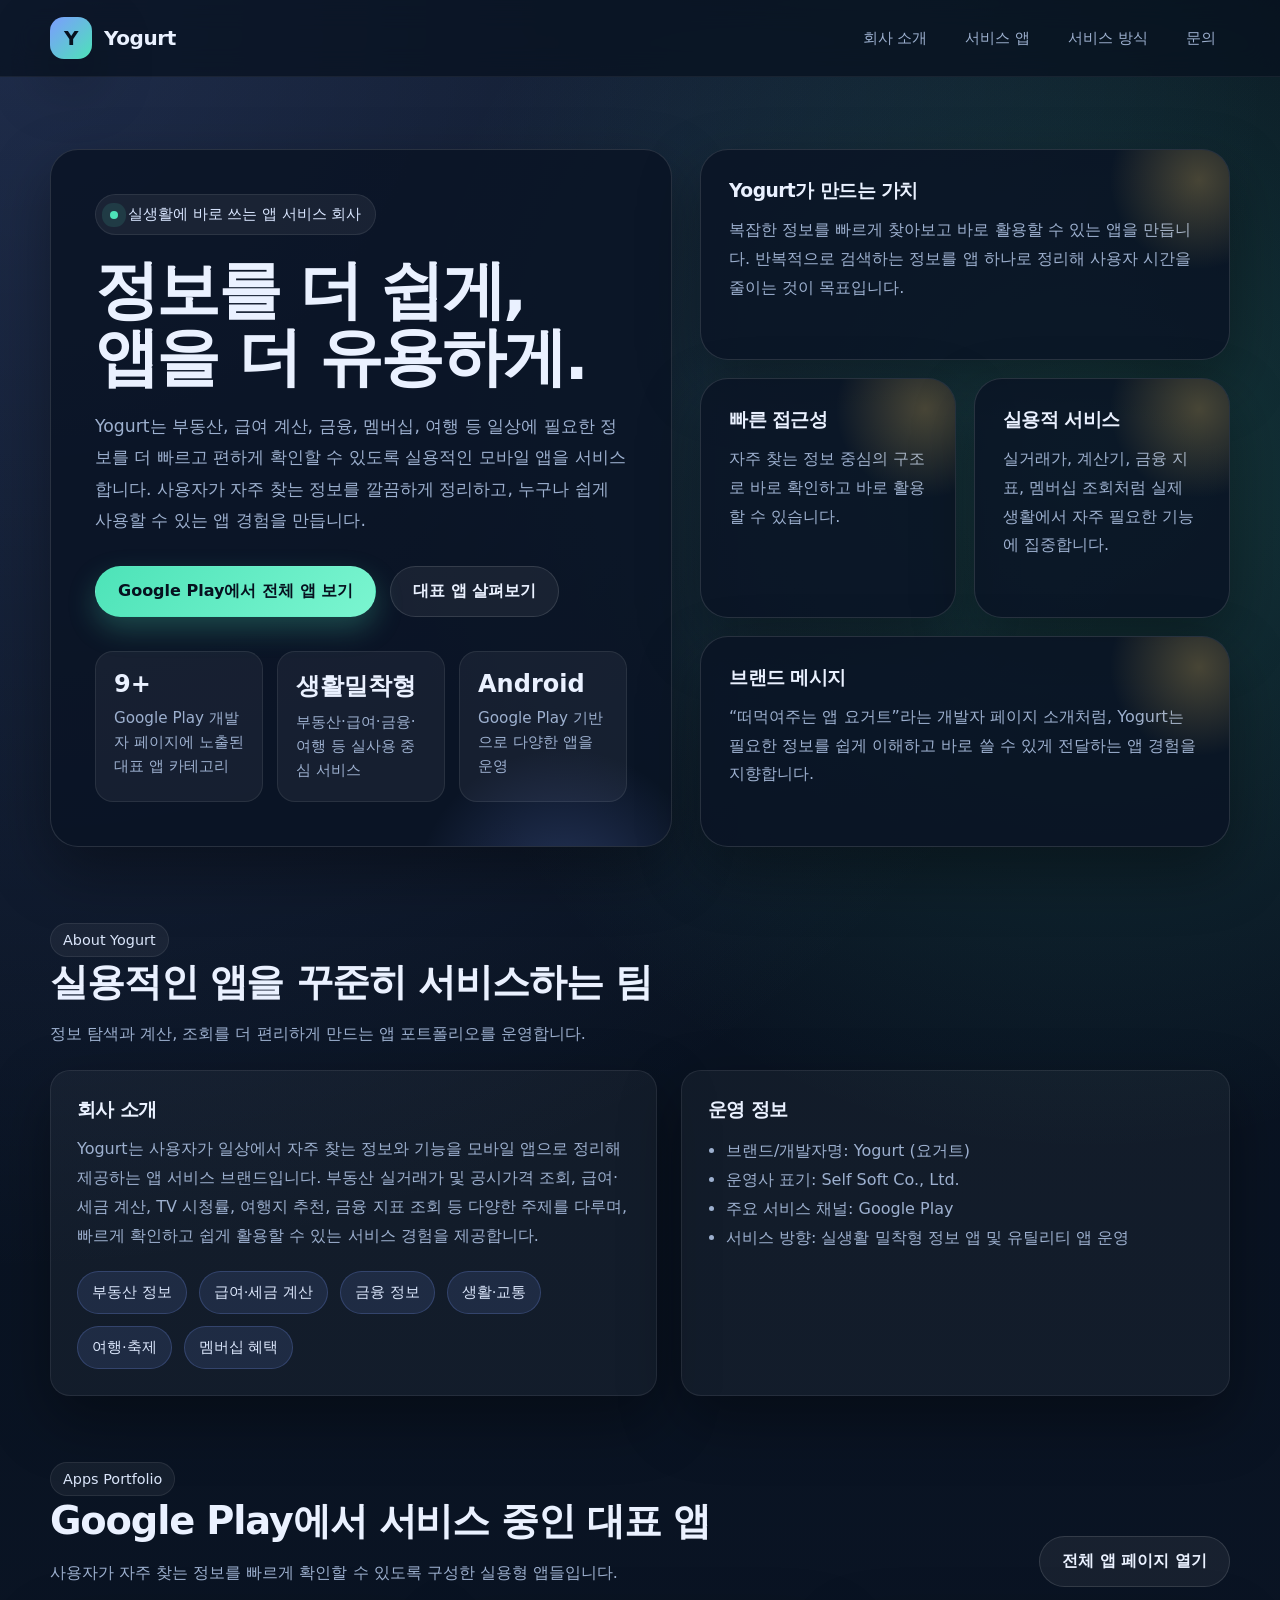
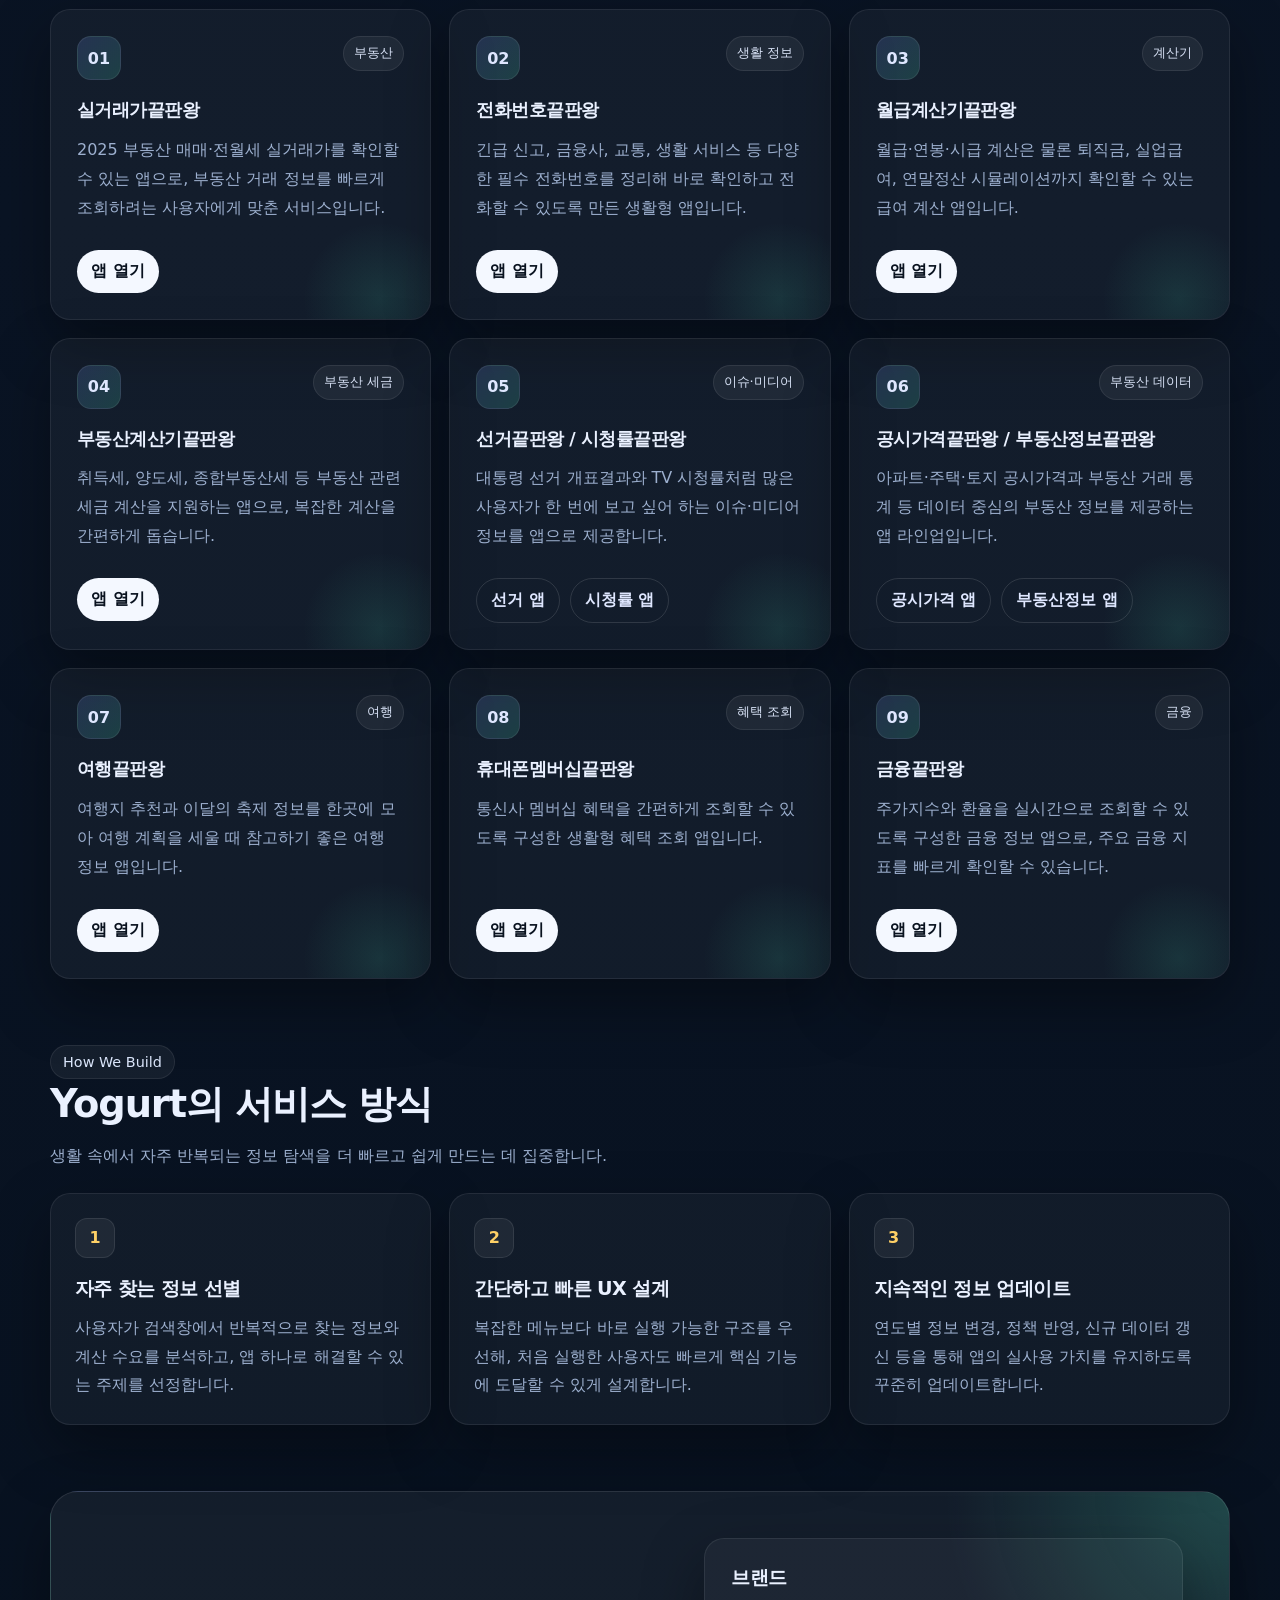
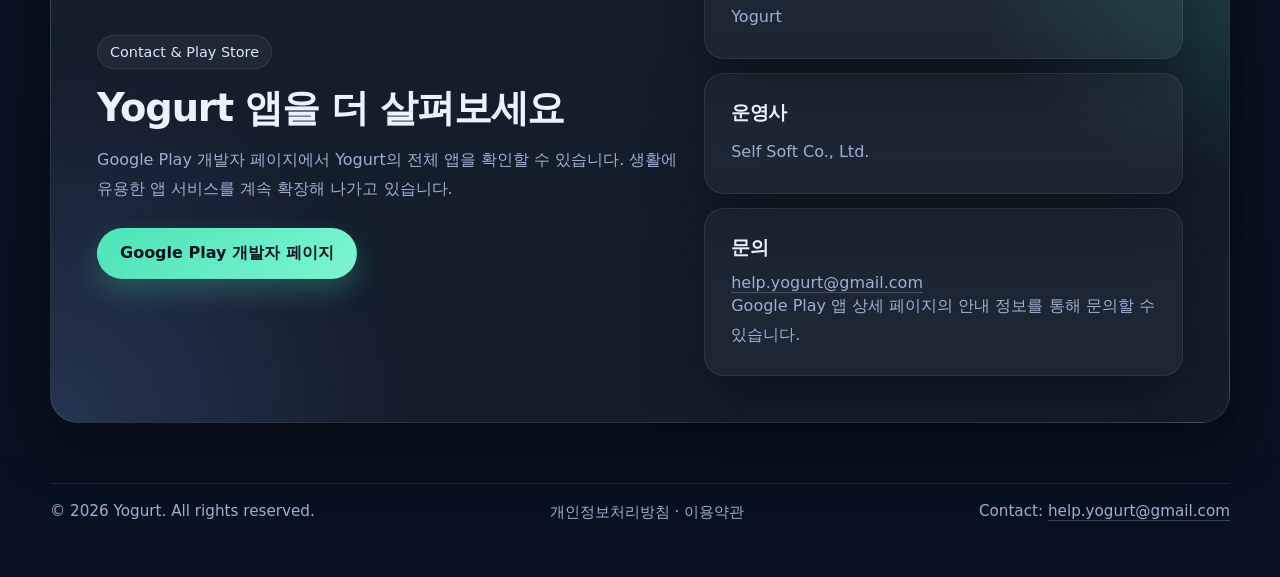
<file: index.html>
<!DOCTYPE html>
<html lang="ko">
<head>
  <meta charset="UTF-8" />
  <meta name="viewport" content="width=device-width, initial-scale=1.0" />
  <title>Yogurt | 실생활에 바로 쓰는 앱 서비스</title>
  <meta name="description" content="Yogurt는 부동산, 급여 계산, 금융, 여행, 멤버십 등 실생활에 유용한 앱을 서비스하는 앱 회사입니다." />
  <style>
    :root {
      --bg: #07111f;
      --panel: rgba(10, 20, 36, 0.84);
      --panel-2: rgba(255, 255, 255, 0.06);
      --line: rgba(255, 255, 255, 0.12);
      --text: #eaf1ff;
      --muted: #9db0cf;
      --brand: #7c9cff;
      --brand-2: #4de3b8;
      --accent: #ffd166;
      --shadow: 0 24px 60px rgba(0, 0, 0, 0.35);
      --radius-xl: 28px;
      --radius-lg: 20px;
      --radius-md: 16px;
      --max: 1180px;
    }

    * { box-sizing: border-box; }
    html { scroll-behavior: smooth; }
    body {
      margin: 0;
      font-family: Inter, Pretendard, "Noto Sans KR", system-ui, -apple-system, BlinkMacSystemFont, "Segoe UI", sans-serif;
      color: var(--text);
      background:
        radial-gradient(circle at top left, rgba(124,156,255,0.20), transparent 32%),
        radial-gradient(circle at 85% 12%, rgba(77,227,184,0.18), transparent 20%),
        linear-gradient(180deg, #08111e 0%, #0a1424 48%, #07111f 100%);
    }

    a { color: inherit; text-decoration: none; }
    img { max-width: 100%; display: block; }

    .container {
      width: min(var(--max), calc(100% - 32px));
      margin: 0 auto;
    }

    .nav-wrap {
      position: sticky;
      top: 0;
      z-index: 20;
      backdrop-filter: blur(14px);
      background: rgba(7, 17, 31, 0.72);
      border-bottom: 1px solid rgba(255,255,255,0.06);
    }

    .nav {
      display: flex;
      align-items: center;
      justify-content: space-between;
      gap: 20px;
      min-height: 76px;
    }

    .logo {
      display: inline-flex;
      align-items: center;
      gap: 12px;
      font-weight: 800;
      letter-spacing: -0.02em;
      font-size: 1.25rem;
    }

    .logo-badge {
      width: 42px;
      height: 42px;
      border-radius: 14px;
      display: grid;
      place-items: center;
      background: linear-gradient(135deg, var(--brand), var(--brand-2));
      color: #07111f;
      font-weight: 900;
      box-shadow: var(--shadow);
    }

    .nav-links {
      display: flex;
      align-items: center;
      gap: 10px;
      flex-wrap: wrap;
    }

    .nav-links a {
      color: var(--muted);
      padding: 10px 14px;
      border-radius: 999px;
      transition: .2s ease;
      font-size: 0.95rem;
    }

    .nav-links a:hover {
      color: var(--text);
      background: rgba(255,255,255,0.06);
    }

    .btn {
      display: inline-flex;
      align-items: center;
      justify-content: center;
      gap: 10px;
      border: 1px solid transparent;
      border-radius: 999px;
      padding: 14px 22px;
      font-weight: 700;
      transition: transform .2s ease, box-shadow .2s ease, background .2s ease;
      cursor: pointer;
    }

    .btn:hover { transform: translateY(-1px); }
    .btn-primary {
      color: #06111f;
      background: linear-gradient(135deg, var(--brand-2), #7bf5d0);
      box-shadow: 0 12px 28px rgba(77,227,184,0.25);
    }
    .btn-secondary {
      background: rgba(255,255,255,0.06);
      color: var(--text);
      border-color: rgba(255,255,255,0.12);
    }

    .hero {
      padding: 72px 0 52px;
    }

    .hero-grid {
      display: grid;
      grid-template-columns: 1.08fr 0.92fr;
      gap: 28px;
      align-items: stretch;
    }

    .hero-card,
    .glass {
      background: var(--panel);
      border: 1px solid var(--line);
      box-shadow: var(--shadow);
      border-radius: var(--radius-xl);
    }

    .hero-card {
      padding: 44px;
      position: relative;
      overflow: hidden;
    }

    .hero-card::after {
      content: "";
      position: absolute;
      inset: auto -10% -32% auto;
      width: 340px;
      height: 340px;
      background: radial-gradient(circle, rgba(124,156,255,0.25), transparent 62%);
      pointer-events: none;
    }

    .eyebrow {
      display: inline-flex;
      align-items: center;
      gap: 10px;
      padding: 10px 14px;
      background: rgba(255,255,255,0.06);
      border: 1px solid rgba(255,255,255,0.08);
      border-radius: 999px;
      color: #d9e6ff;
      font-size: 0.92rem;
      margin-bottom: 22px;
    }

    .dot {
      width: 8px;
      height: 8px;
      border-radius: 999px;
      background: var(--brand-2);
      box-shadow: 0 0 0 8px rgba(77,227,184,0.12);
    }

    h1 {
      margin: 0;
      font-size: clamp(2.4rem, 5vw, 4.7rem);
      line-height: 1.05;
      letter-spacing: -0.04em;
    }

    .hero p.lead {
      margin: 20px 0 0;
      color: var(--muted);
      font-size: 1.08rem;
      line-height: 1.8;
      max-width: 720px;
    }

    .hero-actions {
      display: flex;
      flex-wrap: wrap;
      gap: 14px;
      margin-top: 30px;
    }

    .hero-stats {
      display: grid;
      grid-template-columns: repeat(3, 1fr);
      gap: 14px;
      margin-top: 34px;
    }

    .stat {
      background: rgba(255,255,255,0.05);
      border: 1px solid rgba(255,255,255,0.08);
      border-radius: 18px;
      padding: 18px;
    }

    .stat strong {
      display: block;
      font-size: 1.5rem;
      margin-bottom: 8px;
    }

    .stat span {
      color: var(--muted);
      font-size: 0.95rem;
      line-height: 1.6;
    }

    .hero-side {
      display: grid;
      gap: 18px;
    }

    .feature-box {
      padding: 28px;
      position: relative;
      overflow: hidden;
    }

    .feature-box::before {
      content: "";
      position: absolute;
      right: -60px;
      top: -60px;
      width: 180px;
      height: 180px;
      background: radial-gradient(circle, rgba(255,209,102,0.25), transparent 70%);
    }

    .feature-box h3,
    .section-title {
      margin: 0 0 12px;
      letter-spacing: -0.03em;
    }

    .feature-box p,
    .section-sub {
      margin: 0;
      color: var(--muted);
      line-height: 1.8;
    }

    .mini-grid {
      display: grid;
      grid-template-columns: repeat(2, 1fr);
      gap: 18px;
    }

    section {
      padding: 24px 0 42px;
    }

    .section-head {
      display: flex;
      align-items: end;
      justify-content: space-between;
      gap: 20px;
      margin-bottom: 22px;
    }

    .section-title {
      font-size: clamp(1.7rem, 3vw, 2.6rem);
    }

    .muted-chip {
      display: inline-flex;
      padding: 8px 12px;
      border-radius: 999px;
      background: rgba(255,255,255,0.05);
      border: 1px solid rgba(255,255,255,0.08);
      color: #dbe6fb;
      font-size: 0.9rem;
    }

    .company-grid {
      display: grid;
      grid-template-columns: 1.05fr 0.95fr;
      gap: 24px;
    }

    .card {
      background: rgba(255,255,255,0.04);
      border: 1px solid rgba(255,255,255,0.08);
      border-radius: var(--radius-lg);
      padding: 26px;
      box-shadow: var(--shadow);
    }

    .card h3 {
      margin: 0 0 12px;
      font-size: 1.2rem;
      letter-spacing: -0.03em;
    }

    .card p,
    .card li,
    .contact-line {
      color: var(--muted);
      line-height: 1.8;
      margin: 0;
    }

    .card ul {
      margin: 14px 0 0;
      padding-left: 18px;
    }

    .category-row {
      display: flex;
      flex-wrap: wrap;
      gap: 12px;
      margin-top: 20px;
    }

    .category-pill {
      padding: 11px 14px;
      border-radius: 999px;
      background: rgba(124,156,255,0.12);
      color: #dbe6fb;
      border: 1px solid rgba(124,156,255,0.22);
      font-size: 0.92rem;
    }

    .apps-grid {
      display: grid;
      grid-template-columns: repeat(3, minmax(0, 1fr));
      gap: 18px;
    }

    .app-card {
      position: relative;
      overflow: hidden;
      min-height: 280px;
    }

    .app-card::after {
      content: "";
      position: absolute;
      inset: auto -30px -60px auto;
      width: 160px;
      height: 160px;
      background: radial-gradient(circle, rgba(77,227,184,0.12), transparent 68%);
      pointer-events: none;
    }

    .app-top {
      display: flex;
      align-items: flex-start;
      justify-content: space-between;
      gap: 10px;
      margin-bottom: 18px;
    }

    .app-badge {
      display: inline-flex;
      align-items: center;
      justify-content: center;
      width: 44px;
      height: 44px;
      border-radius: 14px;
      background: linear-gradient(135deg, rgba(124,156,255,0.18), rgba(77,227,184,0.18));
      color: #dfe7ff;
      font-weight: 800;
      border: 1px solid rgba(255,255,255,0.08);
    }

    .tag {
      display: inline-flex;
      padding: 8px 10px;
      border-radius: 999px;
      font-size: 0.8rem;
      color: #d8e2f6;
      background: rgba(255,255,255,0.06);
      border: 1px solid rgba(255,255,255,0.08);
    }

    .app-card h3 {
      margin: 0;
      font-size: 1.1rem;
      line-height: 1.45;
    }

    .app-card p {
      margin-top: 12px;
      min-height: 96px;
    }

    .app-actions {
      display: flex;
      align-items: center;
      gap: 10px;
      margin-top: 18px;
      flex-wrap: wrap;
    }

    .app-link {
      display: inline-flex;
      align-items: center;
      gap: 8px;
      font-weight: 700;
      color: #09121f;
      background: #f4f8ff;
      padding: 11px 14px;
      border-radius: 999px;
    }

    .app-link.secondary {
      background: transparent;
      color: #dfe7ff;
      border: 1px solid rgba(255,255,255,0.12);
    }

    .process-grid {
      display: grid;
      grid-template-columns: repeat(3, 1fr);
      gap: 18px;
    }

    .process-step {
      padding: 24px;
    }

    .step-no {
      width: 40px;
      height: 40px;
      border-radius: 12px;
      display: grid;
      place-items: center;
      background: rgba(255,255,255,0.06);
      border: 1px solid rgba(255,255,255,0.09);
      color: var(--accent);
      font-weight: 800;
      margin-bottom: 18px;
    }

    .cta {
      padding: 46px;
      border-radius: var(--radius-xl);
      background:
        radial-gradient(circle at top right, rgba(77,227,184,0.22), transparent 22%),
        radial-gradient(circle at bottom left, rgba(124,156,255,0.18), transparent 28%),
        rgba(255,255,255,0.05);
      border: 1px solid rgba(255,255,255,0.1);
      box-shadow: var(--shadow);
      display: grid;
      grid-template-columns: 1.1fr 0.9fr;
      gap: 22px;
      align-items: center;
    }

    .contact-stack {
      display: grid;
      gap: 14px;
    }

    .footer {
      padding: 18px 0 54px;
      color: var(--muted);
      font-size: 0.95rem;
    }

    .footer-line {
      display: flex;
      flex-wrap: wrap;
      justify-content: space-between;
      gap: 12px;
      padding-top: 18px;
      border-top: 1px solid rgba(255,255,255,0.08);
    }

    @media (max-width: 980px) {
      .hero-grid,
      .company-grid,
      .cta,
      .apps-grid,
      .process-grid {
        grid-template-columns: 1fr;
      }
      .hero-stats,
      .mini-grid {
        grid-template-columns: 1fr;
      }
      .section-head {
        align-items: start;
        flex-direction: column;
      }
    }

    @media (max-width: 720px) {
      .nav { min-height: 70px; }
      .nav-links { display: none; }
      .hero-card, .feature-box, .card, .cta { padding: 24px; }
      .hero { padding-top: 36px; }
      .container { width: min(var(--max), calc(100% - 20px)); }
      .hero-actions { flex-direction: column; align-items: stretch; }
      .btn, .app-link { justify-content: center; }
      .hero-stats { margin-top: 22px; }
    }
  </style>
</head>
<body>
  <div class="nav-wrap">
    <div class="container nav">
      <a class="logo" href="#top" aria-label="Yogurt 홈">
        <span class="logo-badge">Y</span>
        <span>Yogurt</span>
      </a>
      <div class="nav-links">
        <a href="#about">회사 소개</a>
        <a href="#apps">서비스 앱</a>
        <a href="#process">서비스 방식</a>
        <a href="#contact">문의</a>
      </div>
    </div>
  </div>

  <main id="top">
    <section class="hero">
      <div class="container hero-grid">
        <div class="hero-card">
          <div class="eyebrow"><span class="dot"></span> 실생활에 바로 쓰는 앱 서비스 회사</div>
          <h1>정보를 더 쉽게,<br>앱을 더 유용하게.</h1>
          <p class="lead">
            Yogurt는 부동산, 급여 계산, 금융, 멤버십, 여행 등 일상에 필요한 정보를 더 빠르고 편하게 확인할 수 있도록
            실용적인 모바일 앱을 서비스합니다. 사용자가 자주 찾는 정보를 깔끔하게 정리하고, 누구나 쉽게 사용할 수 있는 앱 경험을 만듭니다.
          </p>
          <div class="hero-actions">
            <a class="btn btn-primary" href="https://play.google.com/store/apps/dev?id=7341701741490939774" target="_blank" rel="noopener">Google Play에서 전체 앱 보기</a>
            <a class="btn btn-secondary" href="#apps">대표 앱 살펴보기</a>
          </div>
          <div class="hero-stats">
            <div class="stat">
              <strong>9+</strong>
              <span>Google Play 개발자 페이지에 노출된 대표 앱 카테고리</span>
            </div>
            <div class="stat">
              <strong>생활밀착형</strong>
              <span>부동산·급여·금융·여행 등 실사용 중심 서비스</span>
            </div>
            <div class="stat">
              <strong>Android</strong>
              <span>Google Play 기반으로 다양한 앱을 운영</span>
            </div>
          </div>
        </div>

        <div class="hero-side">
          <div class="glass feature-box">
            <h3>Yogurt가 만드는 가치</h3>
            <p>
              복잡한 정보를 빠르게 찾아보고 바로 활용할 수 있는 앱을 만듭니다. 반복적으로 검색하는 정보를 앱 하나로 정리해 사용자 시간을 줄이는 것이 목표입니다.
            </p>
          </div>
          <div class="mini-grid">
            <div class="glass feature-box">
              <h3>빠른 접근성</h3>
              <p>자주 찾는 정보 중심의 구조로 바로 확인하고 바로 활용할 수 있습니다.</p>
            </div>
            <div class="glass feature-box">
              <h3>실용적 서비스</h3>
              <p>실거래가, 계산기, 금융 지표, 멤버십 조회처럼 실제 생활에서 자주 필요한 기능에 집중합니다.</p>
            </div>
          </div>
          <div class="glass feature-box">
            <h3>브랜드 메시지</h3>
            <p>
              “떠먹여주는 앱 요거트”라는 개발자 페이지 소개처럼, Yogurt는 필요한 정보를 쉽게 이해하고 바로 쓸 수 있게 전달하는 앱 경험을 지향합니다.
            </p>
          </div>
        </div>
      </div>
    </section>

    <section id="about">
      <div class="container">
        <div class="section-head">
          <div>
            <div class="muted-chip">About Yogurt</div>
            <h2 class="section-title">실용적인 앱을 꾸준히 서비스하는 팀</h2>
            <p class="section-sub">정보 탐색과 계산, 조회를 더 편리하게 만드는 앱 포트폴리오를 운영합니다.</p>
          </div>
        </div>

        <div class="company-grid">
          <div class="card">
            <h3>회사 소개</h3>
            <p>
              Yogurt는 사용자가 일상에서 자주 찾는 정보와 기능을 모바일 앱으로 정리해 제공하는 앱 서비스 브랜드입니다.
              부동산 실거래가 및 공시가격 조회, 급여·세금 계산, TV 시청률, 여행지 추천, 금융 지표 조회 등 다양한 주제를 다루며,
              빠르게 확인하고 쉽게 활용할 수 있는 서비스 경험을 제공합니다.
            </p>
            <div class="category-row">
              <span class="category-pill">부동산 정보</span>
              <span class="category-pill">급여·세금 계산</span>
              <span class="category-pill">금융 정보</span>
              <span class="category-pill">생활·교통</span>
              <span class="category-pill">여행·축제</span>
              <span class="category-pill">멤버십 혜택</span>
            </div>
          </div>

          <div class="card">
            <h3>운영 정보</h3>
            <ul>
              <li>브랜드/개발자명: Yogurt (요거트)</li>
              <li>운영사 표기: Self Soft Co., Ltd.</li>
              <li>주요 서비스 채널: Google Play</li>
              <li>서비스 방향: 실생활 밀착형 정보 앱 및 유틸리티 앱 운영</li>
            </ul>
          </div>
        </div>
      </div>
    </section>

    <section id="apps">
      <div class="container">
        <div class="section-head">
          <div>
            <div class="muted-chip">Apps Portfolio</div>
            <h2 class="section-title">Google Play에서 서비스 중인 대표 앱</h2>
            <p class="section-sub">사용자가 자주 찾는 정보를 빠르게 확인할 수 있도록 구성한 실용형 앱들입니다.</p>
          </div>
          <a class="btn btn-secondary" href="https://play.google.com/store/apps/dev?id=7341701741490939774" target="_blank" rel="noopener">전체 앱 페이지 열기</a>
        </div>

        <div class="apps-grid">
          <article class="card app-card">
            <div class="app-top"><span class="app-badge">01</span><span class="tag">부동산</span></div>
            <h3>실거래가끝판왕</h3>
            <p>2025 부동산 매매·전월세 실거래가를 확인할 수 있는 앱으로, 부동산 거래 정보를 빠르게 조회하려는 사용자에게 맞춘 서비스입니다.</p>
            <div class="app-actions">
              <a class="app-link" href="https://play.google.com/store/apps/details?id=me.yogurthelp.realtytrade" target="_blank" rel="noopener">앱 열기</a>
            </div>
          </article>

          <article class="card app-card">
            <div class="app-top"><span class="app-badge">02</span><span class="tag">생활 정보</span></div>
            <h3>전화번호끝판왕</h3>
            <p>긴급 신고, 금융사, 교통, 생활 서비스 등 다양한 필수 전화번호를 정리해 바로 확인하고 전화할 수 있도록 만든 생활형 앱입니다.</p>
            <div class="app-actions">
              <a class="app-link" href="https://play.google.com/store/apps/details?id=me.yogurthelp.tel" target="_blank" rel="noopener">앱 열기</a>
            </div>
          </article>

          <article class="card app-card">
            <div class="app-top"><span class="app-badge">03</span><span class="tag">계산기</span></div>
            <h3>월급계산기끝판왕</h3>
            <p>월급·연봉·시급 계산은 물론 퇴직금, 실업급여, 연말정산 시뮬레이션까지 확인할 수 있는 급여 계산 앱입니다.</p>
            <div class="app-actions">
              <a class="app-link" href="https://play.google.com/store/apps/details?id=me.yogurthelp.salary" target="_blank" rel="noopener">앱 열기</a>
            </div>
          </article>

          <article class="card app-card">
            <div class="app-top"><span class="app-badge">04</span><span class="tag">부동산 세금</span></div>
            <h3>부동산계산기끝판왕</h3>
            <p>취득세, 양도세, 종합부동산세 등 부동산 관련 세금 계산을 지원하는 앱으로, 복잡한 계산을 간편하게 돕습니다.</p>
            <div class="app-actions">
              <a class="app-link" href="https://play.google.com/store/apps/details?id=me.yogurthelp.realtycal" target="_blank" rel="noopener">앱 열기</a>
            </div>
          </article>

          <article class="card app-card">
            <div class="app-top"><span class="app-badge">05</span><span class="tag">이슈·미디어</span></div>
            <h3>선거끝판왕 / 시청률끝판왕</h3>
            <p>대통령 선거 개표결과와 TV 시청률처럼 많은 사용자가 한 번에 보고 싶어 하는 이슈·미디어 정보를 앱으로 제공합니다.</p>
            <div class="app-actions">
              <a class="app-link secondary" href="https://play.google.com/store/apps/details?id=me.yogurthelp.election" target="_blank" rel="noopener">선거 앱</a>
              <a class="app-link secondary" href="https://play.google.com/store/apps/details?id=me.yogurthelp.tv" target="_blank" rel="noopener">시청률 앱</a>
            </div>
          </article>

          <article class="card app-card">
            <div class="app-top"><span class="app-badge">06</span><span class="tag">부동산 데이터</span></div>
            <h3>공시가격끝판왕 / 부동산정보끝판왕</h3>
            <p>아파트·주택·토지 공시가격과 부동산 거래 통계 등 데이터 중심의 부동산 정보를 제공하는 앱 라인업입니다.</p>
            <div class="app-actions">
              <a class="app-link secondary" href="https://play.google.com/store/apps/details?id=me.yogurthelp.realtyprice" target="_blank" rel="noopener">공시가격 앱</a>
              <a class="app-link secondary" href="https://play.google.com/store/apps/details?id=me.yogurthelp.realtydata" target="_blank" rel="noopener">부동산정보 앱</a>
            </div>
          </article>

          <article class="card app-card">
            <div class="app-top"><span class="app-badge">07</span><span class="tag">여행</span></div>
            <h3>여행끝판왕</h3>
            <p>여행지 추천과 이달의 축제 정보를 한곳에 모아 여행 계획을 세울 때 참고하기 좋은 여행 정보 앱입니다.</p>
            <div class="app-actions">
              <a class="app-link" href="https://play.google.com/store/apps/details?id=me.yogurthelp.tour" target="_blank" rel="noopener">앱 열기</a>
            </div>
          </article>

          <article class="card app-card">
            <div class="app-top"><span class="app-badge">08</span><span class="tag">혜택 조회</span></div>
            <h3>휴대폰멤버십끝판왕</h3>
            <p>통신사 멤버십 혜택을 간편하게 조회할 수 있도록 구성한 생활형 혜택 조회 앱입니다.</p>
            <div class="app-actions">
              <a class="app-link" href="https://play.google.com/store/apps/details?id=me.yogurthelp.phonemem" target="_blank" rel="noopener">앱 열기</a>
            </div>
          </article>

          <article class="card app-card">
            <div class="app-top"><span class="app-badge">09</span><span class="tag">금융</span></div>
            <h3>금융끝판왕</h3>
            <p>주가지수와 환율을 실시간으로 조회할 수 있도록 구성한 금융 정보 앱으로, 주요 금융 지표를 빠르게 확인할 수 있습니다.</p>
            <div class="app-actions">
              <a class="app-link" href="https://play.google.com/store/apps/details?id=me.yogurthelp.finance" target="_blank" rel="noopener">앱 열기</a>
            </div>
          </article>
        </div>
      </div>
    </section>

    <section id="process">
      <div class="container">
        <div class="section-head">
          <div>
            <div class="muted-chip">How We Build</div>
            <h2 class="section-title">Yogurt의 서비스 방식</h2>
            <p class="section-sub">생활 속에서 자주 반복되는 정보 탐색을 더 빠르고 쉽게 만드는 데 집중합니다.</p>
          </div>
        </div>

        <div class="process-grid">
          <div class="card process-step">
            <div class="step-no">1</div>
            <h3>자주 찾는 정보 선별</h3>
            <p>사용자가 검색창에서 반복적으로 찾는 정보와 계산 수요를 분석하고, 앱 하나로 해결할 수 있는 주제를 선정합니다.</p>
          </div>
          <div class="card process-step">
            <div class="step-no">2</div>
            <h3>간단하고 빠른 UX 설계</h3>
            <p>복잡한 메뉴보다 바로 실행 가능한 구조를 우선해, 처음 실행한 사용자도 빠르게 핵심 기능에 도달할 수 있게 설계합니다.</p>
          </div>
          <div class="card process-step">
            <div class="step-no">3</div>
            <h3>지속적인 정보 업데이트</h3>
            <p>연도별 정보 변경, 정책 반영, 신규 데이터 갱신 등을 통해 앱의 실사용 가치를 유지하도록 꾸준히 업데이트합니다.</p>
          </div>
        </div>
      </div>
    </section>

    <section id="contact">
      <div class="container">
        <div class="cta">
          <div>
            <div class="muted-chip">Contact & Play Store</div>
            <h2 class="section-title" style="margin-top:14px;">Yogurt 앱을 더 살펴보세요</h2>
            <p class="section-sub">
              Google Play 개발자 페이지에서 Yogurt의 전체 앱을 확인할 수 있습니다. 생활에 유용한 앱 서비스를 계속 확장해 나가고 있습니다.
            </p>
            <div class="hero-actions" style="margin-top:24px;">
              <a class="btn btn-primary" href="https://play.google.com/store/apps/dev?id=7341701741490939774" target="_blank" rel="noopener">Google Play 개발자 페이지</a>
            </div>
          </div>
          <div class="contact-stack">
            <div class="card">
              <h3>브랜드</h3>
              <p class="contact-line">Yogurt</p>
            </div>
            <div class="card">
              <h3>운영사</h3>
              <p class="contact-line">Self Soft Co., Ltd.</p>
            </div>
            <div class="card">
              <h3>문의</h3>
              <a href="mailto:help.yogurt@gmail.com" style="color: var(--muted); border-bottom: 1px solid rgba(255,255,255,0.2);">help.yogurt@gmail.com</a>
              <p class="contact-line">Google Play 앱 상세 페이지의 안내 정보를 통해 문의할 수 있습니다.</p>
            </div>
          </div>
        </div>
      </div>
    </section>
  </main>

  <footer class="footer">
    <div class="container footer-line">
      <div>© <span id="year"></span> Yogurt. All rights reserved.</div>
      <div><a href="/privacy.html" style="color: var(--muted);">개인정보처리방침</a> · <a href="/terms.html" style="color: var(--muted);">이용약관</a></div>
      <div>Contact: <a href="mailto:help.yogurt@gmail.com" style="color: var(--muted); border-bottom: 1px solid rgba(255,255,255,0.2);">help.yogurt@gmail.com</a></div>
    </div>
  </footer>
  
  <script>
    document.getElementById('year').textContent = new Date().getFullYear();
  </script>
</body>
</html>
</file>
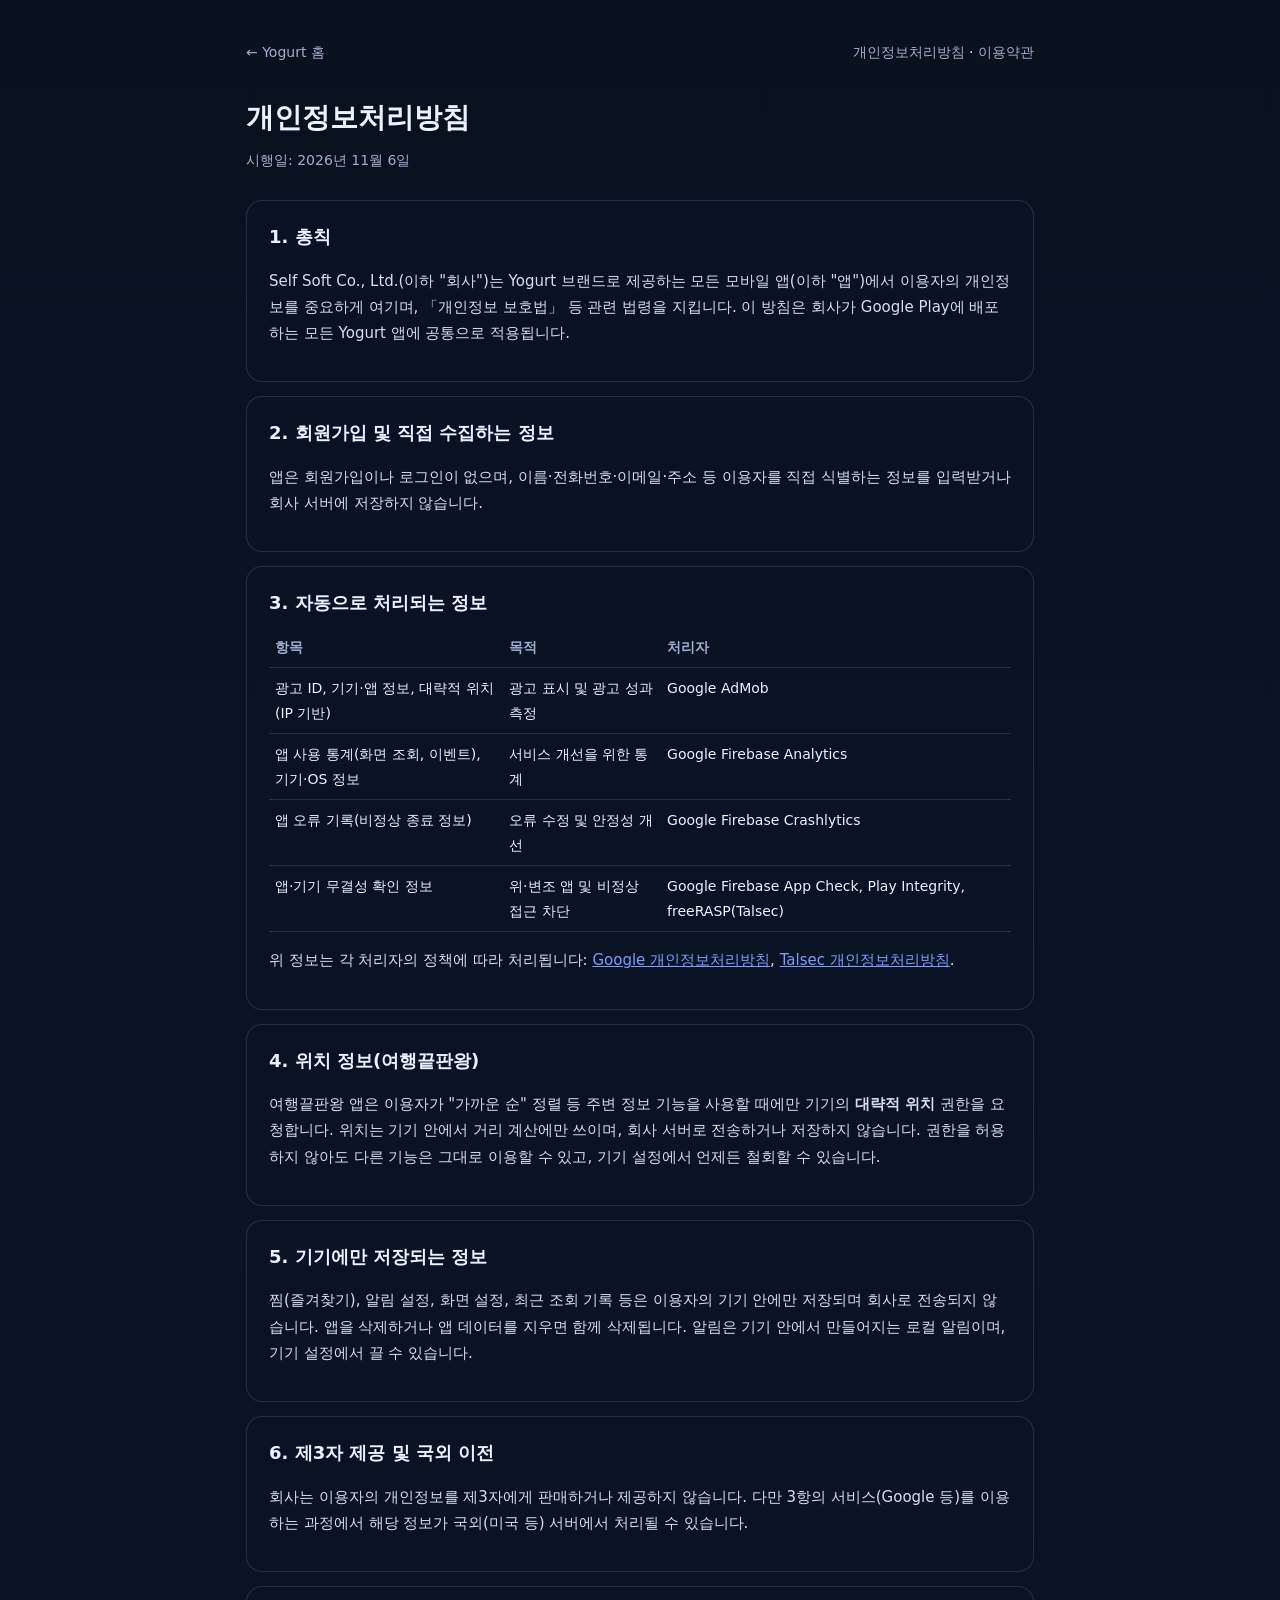
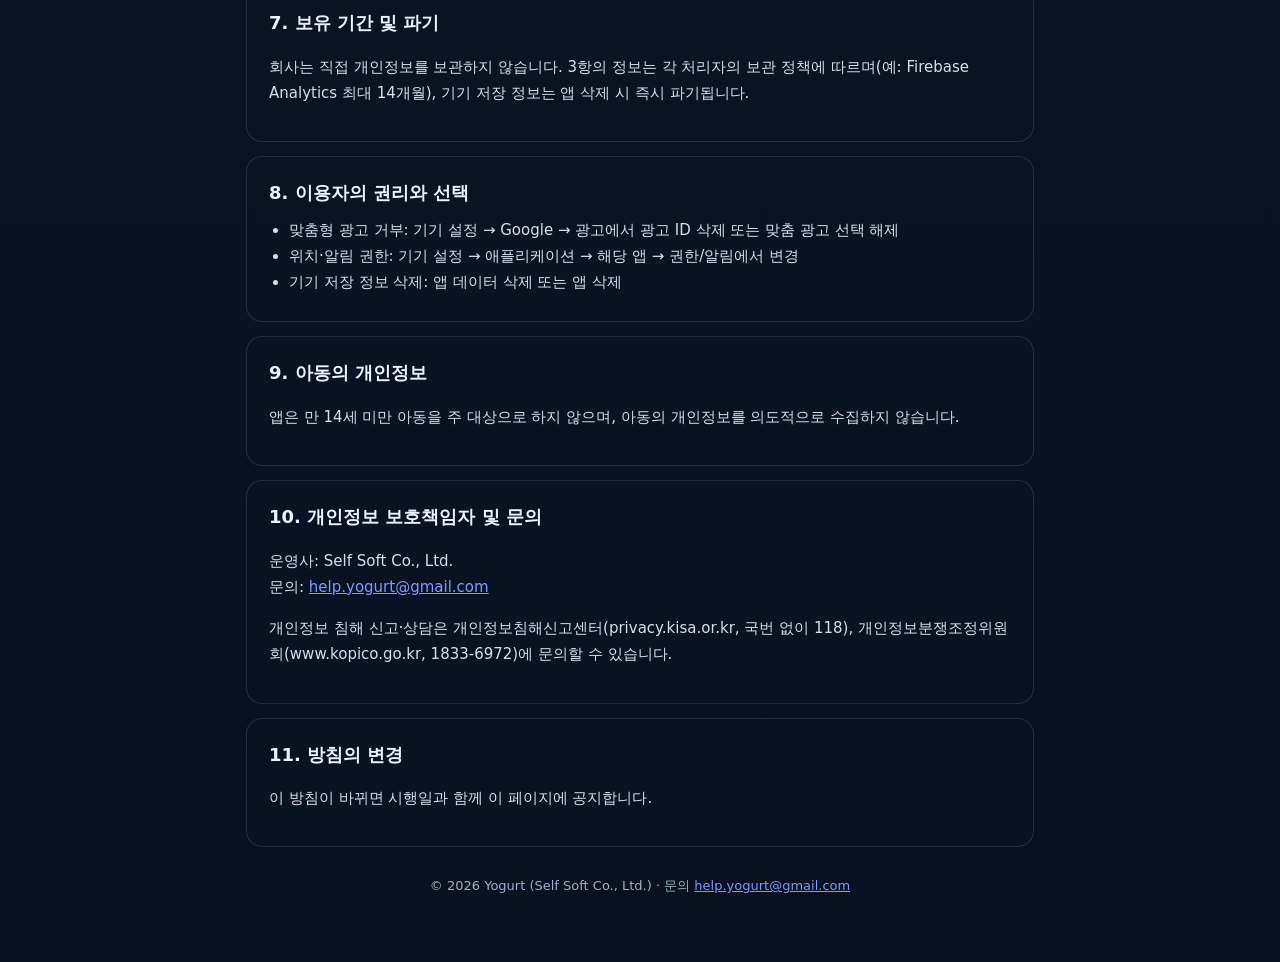
<file: privacy.html>
<!DOCTYPE html>
<html lang="ko">
<head>
  <meta charset="UTF-8" />
  <meta name="viewport" content="width=device-width, initial-scale=1.0" />
  <title>개인정보처리방침 | Yogurt</title>
  <style>
    :root { --bg:#07111f; --panel:rgba(10,20,36,0.84); --line:rgba(255,255,255,0.12); --text:#eaf1ff; --muted:#9db0cf; --brand:#7c9cff; }
    * { box-sizing:border-box; }
    body { margin:0; font-family:Inter, Pretendard, "Noto Sans KR", system-ui, -apple-system, "Segoe UI", sans-serif; color:var(--text); line-height:1.75;
      background:linear-gradient(180deg,#08111e 0%,#0a1424 48%,#07111f 100%); }
    a { color:var(--brand); }
    .wrap { max-width:820px; margin:0 auto; padding:40px 16px 64px; }
    .top { display:flex; justify-content:space-between; align-items:center; gap:12px; margin-bottom:28px; font-size:14px; }
    .top a { color:var(--muted); text-decoration:none; }
    h1 { font-size:28px; margin:0 0 6px; }
    .date { color:var(--muted); font-size:14px; margin-bottom:28px; }
    section { background:var(--panel); border:1px solid var(--line); border-radius:16px; padding:20px 22px; margin-bottom:14px; }
    h2 { font-size:18px; margin:0 0 8px; }
    p, li { color:#d4def2; font-size:15px; }
    ul { padding-left:20px; margin:6px 0; }
    table { width:100%; border-collapse:collapse; font-size:14px; }
    th, td { border-bottom:1px solid var(--line); padding:8px 6px; text-align:left; vertical-align:top; }
    th { color:var(--muted); font-weight:600; }
    .tbl { overflow-x:auto; }
    footer { color:var(--muted); font-size:13px; margin-top:28px; text-align:center; }
  </style>
</head>
<body>
<div class="wrap">
  <div class="top"><a href="/">← Yogurt 홈</a><span><a href="/privacy.html">개인정보처리방침</a> · <a href="/terms.html">이용약관</a></span></div>
  <h1>개인정보처리방침</h1>
  <div class="date">시행일: 2026년 11월 6일</div>

  <section>
    <h2>1. 총칙</h2>
    <p>Self Soft Co., Ltd.(이하 "회사")는 Yogurt 브랜드로 제공하는 모든 모바일 앱(이하 "앱")에서 이용자의 개인정보를 중요하게 여기며, 「개인정보 보호법」 등 관련 법령을 지킵니다. 이 방침은 회사가 Google Play에 배포하는 모든 Yogurt 앱에 공통으로 적용됩니다.</p>
  </section>

  <section>
    <h2>2. 회원가입 및 직접 수집하는 정보</h2>
    <p>앱은 회원가입이나 로그인이 없으며, 이름·전화번호·이메일·주소 등 이용자를 직접 식별하는 정보를 입력받거나 회사 서버에 저장하지 않습니다.</p>
  </section>

  <section>
    <h2>3. 자동으로 처리되는 정보</h2>
    <div class="tbl"><table>
      <tr><th>항목</th><th>목적</th><th>처리자</th></tr>
      <tr><td>광고 ID, 기기·앱 정보, 대략적 위치(IP 기반)</td><td>광고 표시 및 광고 성과 측정</td><td>Google AdMob</td></tr>
      <tr><td>앱 사용 통계(화면 조회, 이벤트), 기기·OS 정보</td><td>서비스 개선을 위한 통계</td><td>Google Firebase Analytics</td></tr>
      <tr><td>앱 오류 기록(비정상 종료 정보)</td><td>오류 수정 및 안정성 개선</td><td>Google Firebase Crashlytics</td></tr>
      <tr><td>앱·기기 무결성 확인 정보</td><td>위·변조 앱 및 비정상 접근 차단</td><td>Google Firebase App Check, Play Integrity, freeRASP(Talsec)</td></tr>
    </table></div>
    <p>위 정보는 각 처리자의 정책에 따라 처리됩니다: <a href="https://policies.google.com/privacy" target="_blank" rel="noopener">Google 개인정보처리방침</a>, <a href="https://www.talsec.app/privacy-policy" target="_blank" rel="noopener">Talsec 개인정보처리방침</a>.</p>
  </section>

  <section>
    <h2>4. 위치 정보(여행끝판왕)</h2>
    <p>여행끝판왕 앱은 이용자가 "가까운 순" 정렬 등 주변 정보 기능을 사용할 때에만 기기의 <b>대략적 위치</b> 권한을 요청합니다. 위치는 기기 안에서 거리 계산에만 쓰이며, 회사 서버로 전송하거나 저장하지 않습니다. 권한을 허용하지 않아도 다른 기능은 그대로 이용할 수 있고, 기기 설정에서 언제든 철회할 수 있습니다.</p>
  </section>

  <section>
    <h2>5. 기기에만 저장되는 정보</h2>
    <p>찜(즐겨찾기), 알림 설정, 화면 설정, 최근 조회 기록 등은 이용자의 기기 안에만 저장되며 회사로 전송되지 않습니다. 앱을 삭제하거나 앱 데이터를 지우면 함께 삭제됩니다. 알림은 기기 안에서 만들어지는 로컬 알림이며, 기기 설정에서 끌 수 있습니다.</p>
  </section>

  <section>
    <h2>6. 제3자 제공 및 국외 이전</h2>
    <p>회사는 이용자의 개인정보를 제3자에게 판매하거나 제공하지 않습니다. 다만 3항의 서비스(Google 등)를 이용하는 과정에서 해당 정보가 국외(미국 등) 서버에서 처리될 수 있습니다.</p>
  </section>

  <section>
    <h2>7. 보유 기간 및 파기</h2>
    <p>회사는 직접 개인정보를 보관하지 않습니다. 3항의 정보는 각 처리자의 보관 정책에 따르며(예: Firebase Analytics 최대 14개월), 기기 저장 정보는 앱 삭제 시 즉시 파기됩니다.</p>
  </section>

  <section>
    <h2>8. 이용자의 권리와 선택</h2>
    <ul>
      <li>맞춤형 광고 거부: 기기 설정 → Google → 광고에서 광고 ID 삭제 또는 맞춤 광고 선택 해제</li>
      <li>위치·알림 권한: 기기 설정 → 애플리케이션 → 해당 앱 → 권한/알림에서 변경</li>
      <li>기기 저장 정보 삭제: 앱 데이터 삭제 또는 앱 삭제</li>
    </ul>
  </section>

  <section>
    <h2>9. 아동의 개인정보</h2>
    <p>앱은 만 14세 미만 아동을 주 대상으로 하지 않으며, 아동의 개인정보를 의도적으로 수집하지 않습니다.</p>
  </section>

  <section>
    <h2>10. 개인정보 보호책임자 및 문의</h2>
    <p>운영사: Self Soft Co., Ltd.<br />문의: <a href="mailto:help.yogurt@gmail.com">help.yogurt@gmail.com</a></p>
    <p>개인정보 침해 신고·상담은 개인정보침해신고센터(privacy.kisa.or.kr, 국번 없이 118), 개인정보분쟁조정위원회(www.kopico.go.kr, 1833-6972)에 문의할 수 있습니다.</p>
  </section>

  <section>
    <h2>11. 방침의 변경</h2>
    <p>이 방침이 바뀌면 시행일과 함께 이 페이지에 공지합니다.</p>
  </section>
  <footer>© 2026 Yogurt (Self Soft Co., Ltd.) · 문의 <a href="mailto:help.yogurt@gmail.com">help.yogurt@gmail.com</a></footer>
</div>
</body>
</html>
</file>
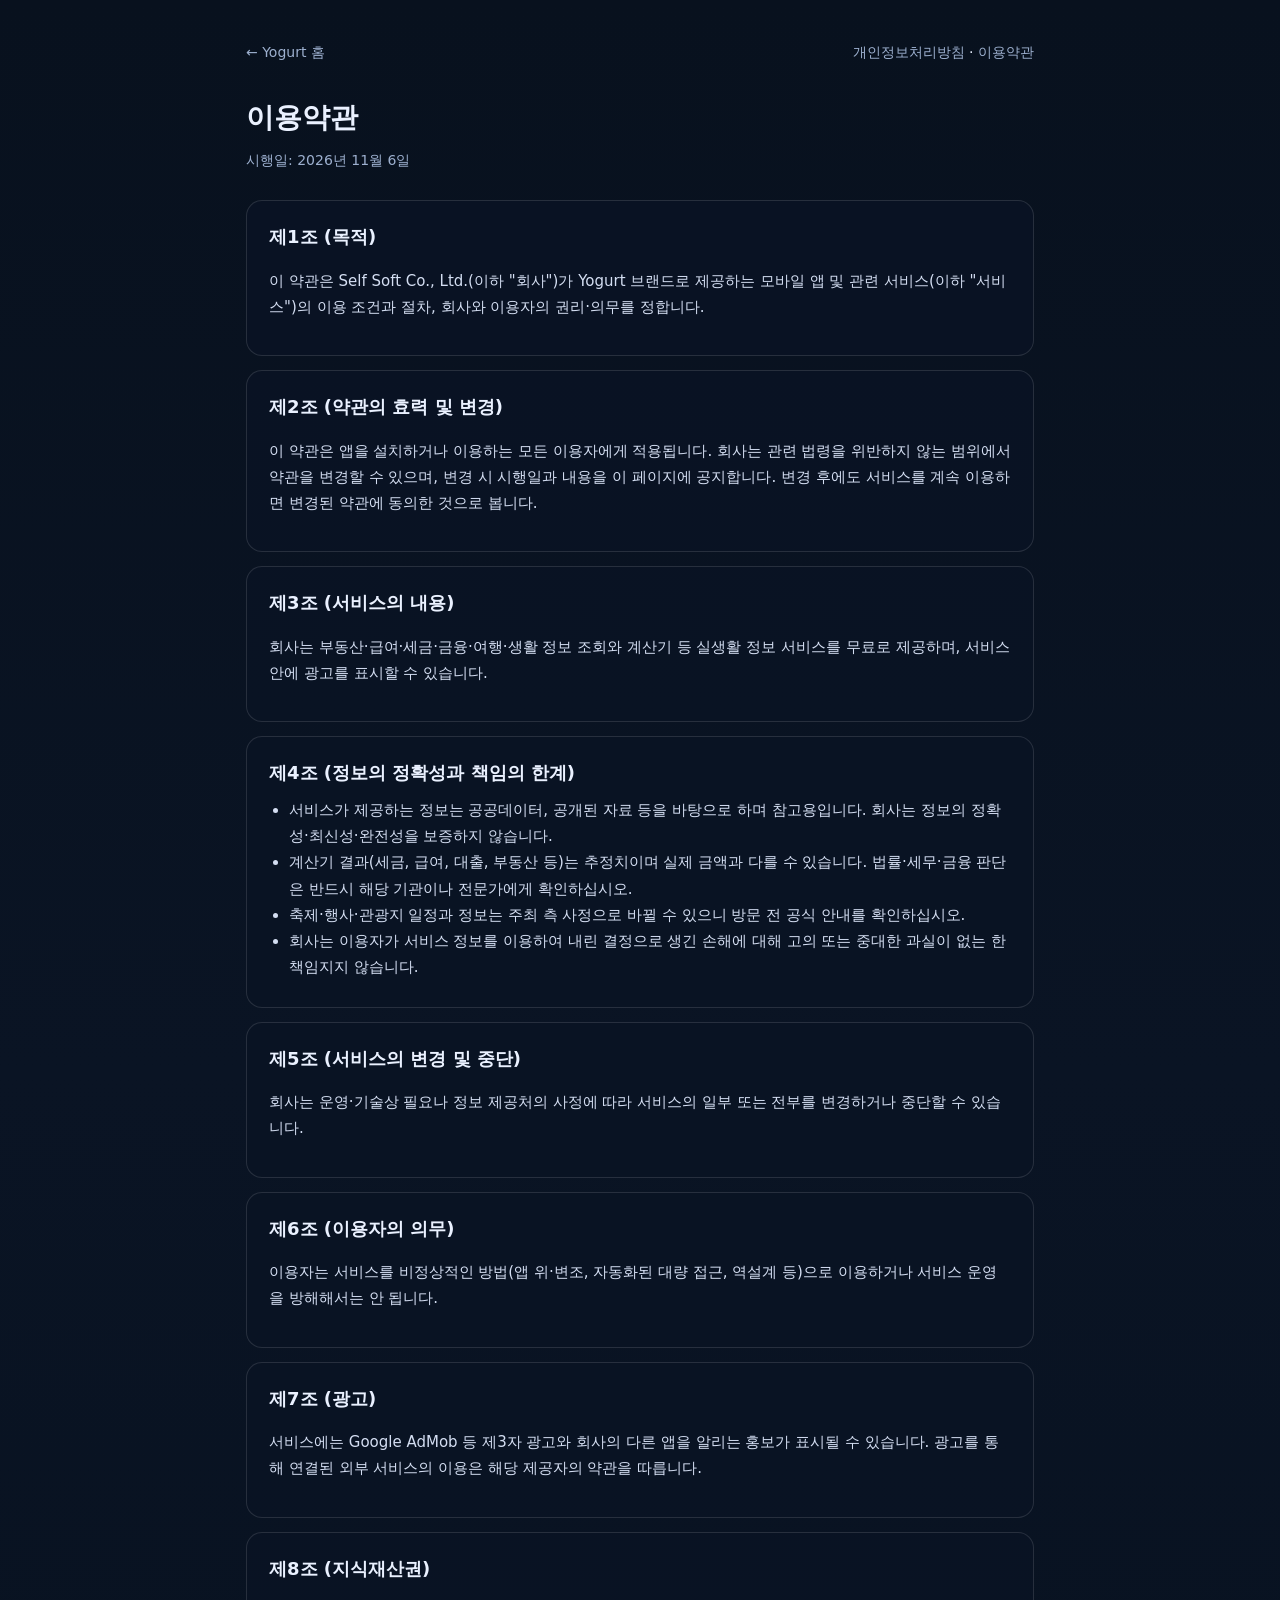
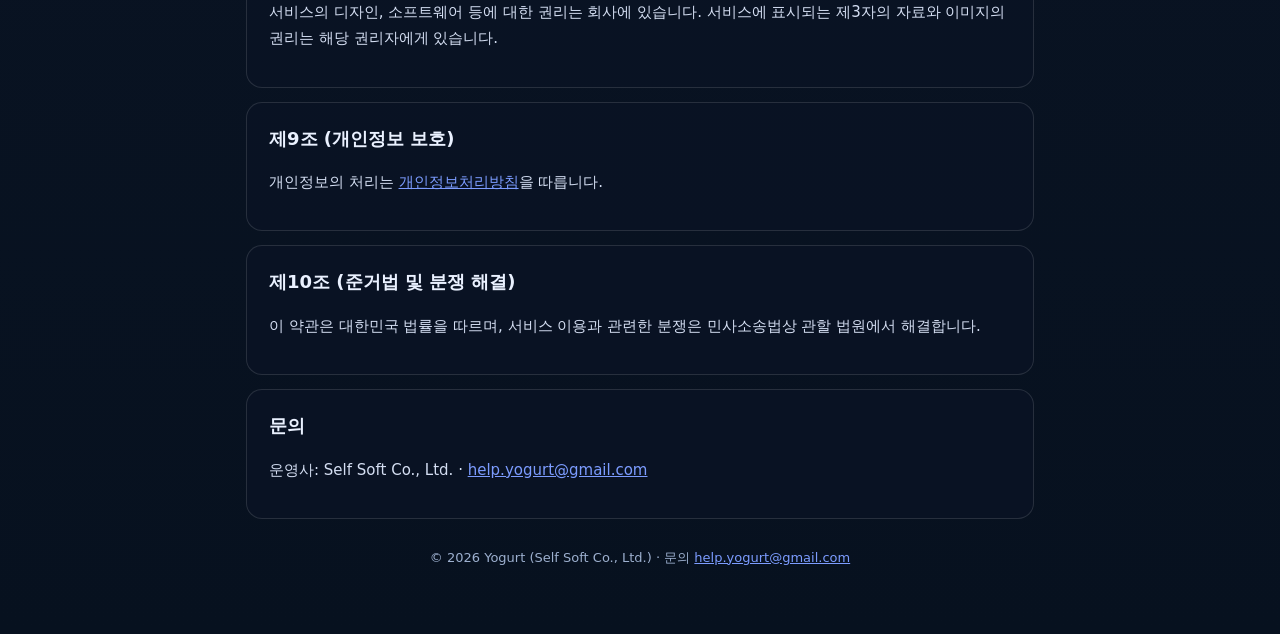
<file: terms.html>
<!DOCTYPE html>
<html lang="ko">
<head>
  <meta charset="UTF-8" />
  <meta name="viewport" content="width=device-width, initial-scale=1.0" />
  <title>이용약관 | Yogurt</title>
  <style>
    :root { --bg:#07111f; --panel:rgba(10,20,36,0.84); --line:rgba(255,255,255,0.12); --text:#eaf1ff; --muted:#9db0cf; --brand:#7c9cff; }
    * { box-sizing:border-box; }
    body { margin:0; font-family:Inter, Pretendard, "Noto Sans KR", system-ui, -apple-system, "Segoe UI", sans-serif; color:var(--text); line-height:1.75;
      background:linear-gradient(180deg,#08111e 0%,#0a1424 48%,#07111f 100%); }
    a { color:var(--brand); }
    .wrap { max-width:820px; margin:0 auto; padding:40px 16px 64px; }
    .top { display:flex; justify-content:space-between; align-items:center; gap:12px; margin-bottom:28px; font-size:14px; }
    .top a { color:var(--muted); text-decoration:none; }
    h1 { font-size:28px; margin:0 0 6px; }
    .date { color:var(--muted); font-size:14px; margin-bottom:28px; }
    section { background:var(--panel); border:1px solid var(--line); border-radius:16px; padding:20px 22px; margin-bottom:14px; }
    h2 { font-size:18px; margin:0 0 8px; }
    p, li { color:#d4def2; font-size:15px; }
    ul { padding-left:20px; margin:6px 0; }
    table { width:100%; border-collapse:collapse; font-size:14px; }
    th, td { border-bottom:1px solid var(--line); padding:8px 6px; text-align:left; vertical-align:top; }
    th { color:var(--muted); font-weight:600; }
    .tbl { overflow-x:auto; }
    footer { color:var(--muted); font-size:13px; margin-top:28px; text-align:center; }
  </style>
</head>
<body>
<div class="wrap">
  <div class="top"><a href="/">← Yogurt 홈</a><span><a href="/privacy.html">개인정보처리방침</a> · <a href="/terms.html">이용약관</a></span></div>
  <h1>이용약관</h1>
  <div class="date">시행일: 2026년 11월 6일</div>

  <section>
    <h2>제1조 (목적)</h2>
    <p>이 약관은 Self Soft Co., Ltd.(이하 "회사")가 Yogurt 브랜드로 제공하는 모바일 앱 및 관련 서비스(이하 "서비스")의 이용 조건과 절차, 회사와 이용자의 권리·의무를 정합니다.</p>
  </section>

  <section>
    <h2>제2조 (약관의 효력 및 변경)</h2>
    <p>이 약관은 앱을 설치하거나 이용하는 모든 이용자에게 적용됩니다. 회사는 관련 법령을 위반하지 않는 범위에서 약관을 변경할 수 있으며, 변경 시 시행일과 내용을 이 페이지에 공지합니다. 변경 후에도 서비스를 계속 이용하면 변경된 약관에 동의한 것으로 봅니다.</p>
  </section>

  <section>
    <h2>제3조 (서비스의 내용)</h2>
    <p>회사는 부동산·급여·세금·금융·여행·생활 정보 조회와 계산기 등 실생활 정보 서비스를 무료로 제공하며, 서비스 안에 광고를 표시할 수 있습니다.</p>
  </section>

  <section>
    <h2>제4조 (정보의 정확성과 책임의 한계)</h2>
    <ul>
      <li>서비스가 제공하는 정보는 공공데이터, 공개된 자료 등을 바탕으로 하며 참고용입니다. 회사는 정보의 정확성·최신성·완전성을 보증하지 않습니다.</li>
      <li>계산기 결과(세금, 급여, 대출, 부동산 등)는 추정치이며 실제 금액과 다를 수 있습니다. 법률·세무·금융 판단은 반드시 해당 기관이나 전문가에게 확인하십시오.</li>
      <li>축제·행사·관광지 일정과 정보는 주최 측 사정으로 바뀔 수 있으니 방문 전 공식 안내를 확인하십시오.</li>
      <li>회사는 이용자가 서비스 정보를 이용하여 내린 결정으로 생긴 손해에 대해 고의 또는 중대한 과실이 없는 한 책임지지 않습니다.</li>
    </ul>
  </section>

  <section>
    <h2>제5조 (서비스의 변경 및 중단)</h2>
    <p>회사는 운영·기술상 필요나 정보 제공처의 사정에 따라 서비스의 일부 또는 전부를 변경하거나 중단할 수 있습니다.</p>
  </section>

  <section>
    <h2>제6조 (이용자의 의무)</h2>
    <p>이용자는 서비스를 비정상적인 방법(앱 위·변조, 자동화된 대량 접근, 역설계 등)으로 이용하거나 서비스 운영을 방해해서는 안 됩니다.</p>
  </section>

  <section>
    <h2>제7조 (광고)</h2>
    <p>서비스에는 Google AdMob 등 제3자 광고와 회사의 다른 앱을 알리는 홍보가 표시될 수 있습니다. 광고를 통해 연결된 외부 서비스의 이용은 해당 제공자의 약관을 따릅니다.</p>
  </section>

  <section>
    <h2>제8조 (지식재산권)</h2>
    <p>서비스의 디자인, 소프트웨어 등에 대한 권리는 회사에 있습니다. 서비스에 표시되는 제3자의 자료와 이미지의 권리는 해당 권리자에게 있습니다.</p>
  </section>

  <section>
    <h2>제9조 (개인정보 보호)</h2>
    <p>개인정보의 처리는 <a href="/privacy.html">개인정보처리방침</a>을 따릅니다.</p>
  </section>

  <section>
    <h2>제10조 (준거법 및 분쟁 해결)</h2>
    <p>이 약관은 대한민국 법률을 따르며, 서비스 이용과 관련한 분쟁은 민사소송법상 관할 법원에서 해결합니다.</p>
  </section>

  <section>
    <h2>문의</h2>
    <p>운영사: Self Soft Co., Ltd. · <a href="mailto:help.yogurt@gmail.com">help.yogurt@gmail.com</a></p>
  </section>
  <footer>© 2026 Yogurt (Self Soft Co., Ltd.) · 문의 <a href="mailto:help.yogurt@gmail.com">help.yogurt@gmail.com</a></footer>
</div>
</body>
</html>
</file>
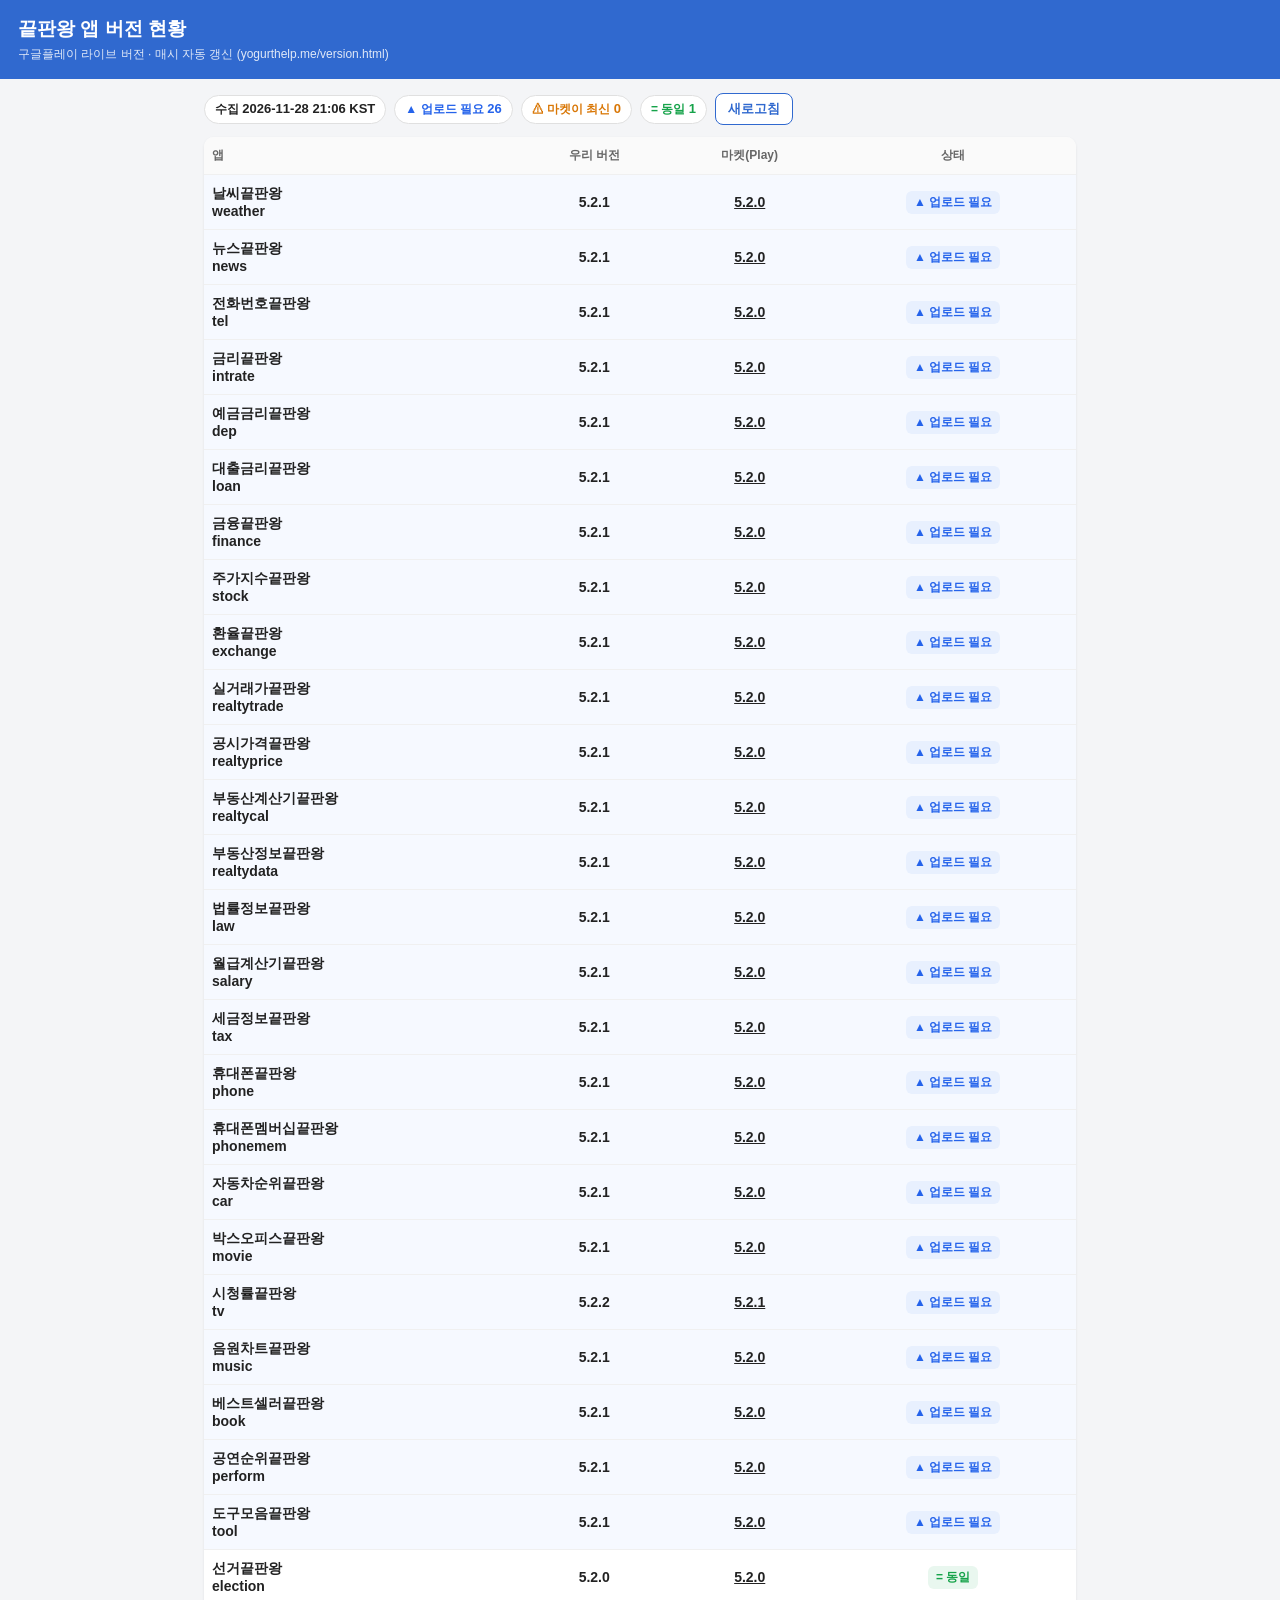
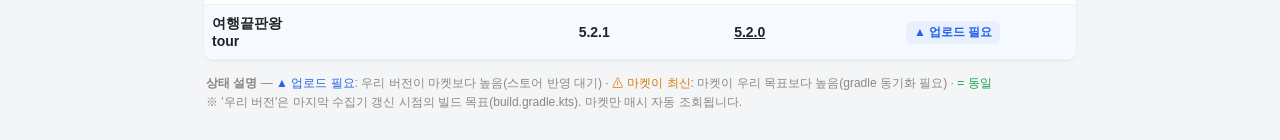
<file: version.html>
<!DOCTYPE html>
<html lang="ko">
<head>
<meta charset="utf-8" />
<meta name="viewport" content="width=device-width, initial-scale=1.0" />
<meta name="robots" content="noindex" />
<title>끝판왕 앱 버전 현황</title>
<style>
  :root { --ok:#16a34a; --up:#2563eb; --warn:#d97706; --bad:#dc2626; }
  * { box-sizing: border-box; }
  body { margin:0; font-family: -apple-system, "Apple SD Gothic Neo", "Malgun Gothic", sans-serif; background:#f4f5f7; color:#222; }
  header { background:#3069cf; color:#fff; padding:16px 18px; }
  header h1 { margin:0; font-size:19px; }
  header .sub { margin-top:4px; font-size:12px; opacity:.85; }
  .wrap { padding:14px; max-width:900px; margin:0 auto; }
  .bar { display:flex; gap:8px; flex-wrap:wrap; align-items:center; margin-bottom:12px; }
  .chip { font-size:12px; font-weight:700; padding:5px 10px; border-radius:20px; background:#fff; border:1px solid #e0e0e0; }
  .chip b { font-size:13px; }
  .chip.up { color:var(--up); } .chip.warn { color:var(--warn); } .chip.ok { color:var(--ok); }
  button { font:inherit; font-size:13px; font-weight:700; padding:6px 12px; border:1px solid #3069cf; background:#fff; color:#3069cf; border-radius:8px; }
  table { width:100%; border-collapse:collapse; background:#fff; border-radius:10px; overflow:hidden; box-shadow:0 1px 3px rgba(0,0,0,.08); }
  th, td { padding:10px 8px; text-align:center; font-size:14px; border-bottom:1px solid #f0f0f0; }
  th { background:#fafafa; font-size:12px; color:#666; position:sticky; top:0; }
  td.name { text-align:left; font-weight:700; }
  td.pkg { font-size:11px; color:#999; }
  .v { font-variant-numeric: tabular-nums; font-weight:700; }
  .st { font-size:12px; font-weight:800; padding:3px 8px; border-radius:6px; display:inline-block; }
  .st.same { color:var(--ok); background:#e9f7ef; }
  .st.local_ahead { color:var(--up); background:#e8f0fe; }
  .st.market_ahead { color:var(--warn); background:#fef3e2; }
  .st.unknown { color:#999; background:#f0f0f0; }
  tr.local_ahead { background:#f6f9ff; }
  tr.market_ahead { background:#fffaf0; }
  .foot { margin:14px 2px; font-size:12px; color:#888; line-height:1.6; }
  .loading { padding:40px; text-align:center; color:#999; }
</style>
</head>
<body>
<header>
  <h1>끝판왕 앱 버전 현황</h1>
  <div class="sub">구글플레이 라이브 버전 · 매시 자동 갱신 (yogurthelp.me/version.html)</div>
</header>
<div class="wrap">
  <div class="bar">
    <span class="chip">수집 <b id="gen">—</b></span>
    <span class="chip up">▲ 업로드 필요 <b id="cUp">0</b></span>
    <span class="chip warn">⚠ 마켓이 최신 <b id="cWarn">0</b></span>
    <span class="chip ok">= 동일 <b id="cOk">0</b></span>
    <button onclick="load()">새로고침</button>
  </div>
  <div id="body"><div class="loading">불러오는 중…</div></div>
  <div class="foot">
    <b>상태 설명</b> — <span style="color:var(--up)">▲ 업로드 필요</span>: 우리 버전이 마켓보다 높음(스토어 반영 대기) ·
    <span style="color:var(--warn)">⚠ 마켓이 최신</span>: 마켓이 우리 목표보다 높음(gradle 동기화 필요) ·
    <span style="color:var(--ok)">= 동일</span><br>
    ※ '우리 버전'은 마지막 수집기 갱신 시점의 빌드 목표(build.gradle.kts). 마켓만 매시 자동 조회됩니다.
  </div>
</div>
<script>
var STORE = "https://play.google.com/store/apps/details?id=";
function esc(s){ return String(s==null?'':s).replace(/[&<>]/g,function(c){return {'&':'&amp;','<':'&lt;','>':'&gt;'}[c];}); }
function stLabel(s){ return s==='same'?'= 동일':s==='local_ahead'?'▲ 업로드 필요':s==='market_ahead'?'⚠ 마켓이 최신':'조회 실패'; }
function render(d){
  document.getElementById('gen').textContent = d.generated || '—';
  var up=0,warn=0,ok=0;
  var rows = d.apps.map(function(a){
    if(a.status==='local_ahead')up++; else if(a.status==='market_ahead')warn++; else if(a.status==='same')ok++;
    return '<tr class="'+a.status+'">'
      + '<td class="name">'+esc(a.name)+'<div class="pkg">'+esc(a.key)+'</div></td>'
      + '<td class="v">'+esc(a.target||'—')+'</td>'
      + '<td class="v"><a href="'+STORE+encodeURIComponent(a.pkg)+'" target="_blank" rel="noopener" style="color:inherit">'+esc(a.play||(a.note||'—'))+'</a></td>'
      + '<td><span class="st '+a.status+'">'+stLabel(a.status)+'</span></td>'
      + '</tr>';
  }).join('');
  document.getElementById('cUp').textContent=up;
  document.getElementById('cWarn').textContent=warn;
  document.getElementById('cOk').textContent=ok;
  document.getElementById('body').innerHTML =
    '<table><thead><tr><th style="text-align:left">앱</th><th>우리 버전</th><th>마켓(Play)</th><th>상태</th></tr></thead><tbody>'+rows+'</tbody></table>';
}
function load(){
  document.getElementById('body').innerHTML='<div class="loading">불러오는 중…</div>';
  fetch('versions.json?t='+Date.now()).then(function(r){return r.json();}).then(render)
    .catch(function(){ document.getElementById('body').innerHTML='<div class="loading">versions.json을 불러오지 못했습니다.</div>'; });
}
load();
</script>
</body>
</html>
</file>
